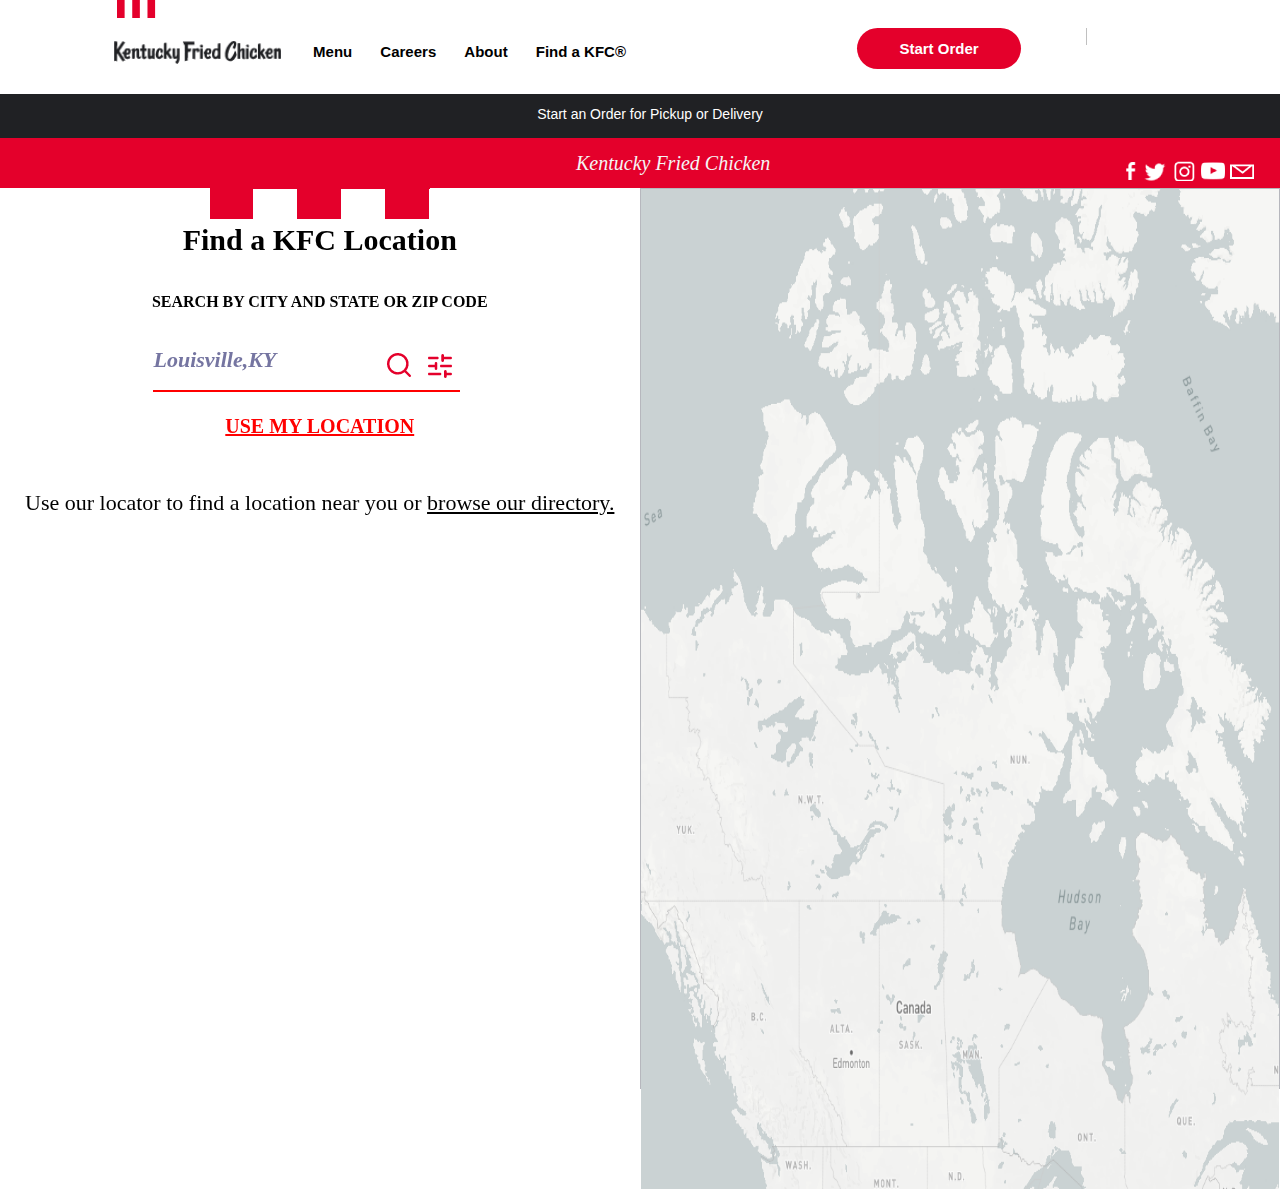
<file: Mainfile/findkfc.html>
<!DOCTYPE html>
<html lang="en">
<head>
    <meta charset="UTF-8">
    <meta http-equiv="X-UA-Compatible" content="IE=edge">
    <meta name="viewport" content="width=device-width, initial-scale=1.0">
    <title>FIND KFC</title>
    <link rel="stylesheet" href="findkfc.css">
    <link rel="stylesheet" href="https://pro.fontawesome.com/releases/v5.10.0/css/all.css"
    integrity="sha384-AYmEC3Yw5cVb3ZcuHtOA93w35dYTsvhLPVnYs9eStHfGJvOvKxVfELGroGkvsg+p" crossorigin="anonymous" />

</head>
<body>
<!-- -----------------------------------------------------------------------------------------------------------Nav bar -->
<header>
    <div id="mobile_nav">
        <a href=""><i class="fas fa-bars fa-1x"></i></a>
        <a href="index.html"><img src="images\kfc.jpeg" alt="kfc"></a>
        <a href="cart.html"><i class="fas fa-shopping-bag fa-1x "></i></a>
    </div>
    <div class="nav-top">
        <img src="images\nav.jpeg" alt="lines">
    </div>
    <nav>
        <div class="box1_5">
            <a href="index.html"><img class="img_align" src="images\nav1.jpeg" alt="chicken"></a>
            <a href="homepage.html">Menu</a>
            <a href="career.html">Careers</a>
            <a href="About.html">About</a>
            <a href="findkfc.html">Find a KFC®</a>
        </div>
        <div class="box2_5">
            <a href="homepage.html" id="btn_property"><button id="btn-class">Start Order</button></a>
            <a href="login.html" id="account_id"><i class="fas fa-user-circle fa-2x icon-border fas_size"></i></a>
            <a href="cart.html" id="cart_id"> <i class="fas fa-shopping-bag fa-2x "></i></a>
        </div>
    </nav>
    <div class="nav-bottom">
        <div class="location"><i class="fas fa-map-marker-alt"></i></div>
        <div class="para">Start an Order for Pickup or Delivery</div>
        <a href=""><i class="fas fa-caret-down"></i></a>
    </div>
</header>
<!-- ---------------------------------------------------------------------------------------------------------------------------- -->

        <div id="container2">

            <div class ="box2_1">
                 <div id="box2_1_1">
                     <div><i>Kentucky Fried Chicken</i></div>
                     <div><img src="images\logo.PNG" alt=""></div>
                 </div>

            </div>
            <div class ="box2_2">
               <div id = "box2_2_1">

                    <div id="line">
                        <img src="images\line2.PNG" alt="">
                    </div>

                    <div id="find">
                        Find a KFC Location
                    </div>

                    <div id="search"> <br><br>
                        SEARCH BY CITY AND STATE OR ZIP CODE
                    </div>

                    <div id="louis"> <br><br>
                        <div class="l">
                          <div><i>Louisville,KY </i></div>
                          <div><img src="images\loc.PNG" alt=""></div>
                        </div>
                    </div>

                    <div id="use"> <br>
                        <u>USE MY LOCATION</u>
                    </div>

                    <div id="location"> <br> <br>
                        Use our locator to find a location near you or <u>browse our directory. </u>
                    </div>
               </div>

               <div id = "box2_2_2">
                   <img  width="100%" height="1000px"
                   src="images\map1.PNG" alt="">
               </div>
            </div>
        </div>
</body>
</html>
</file>
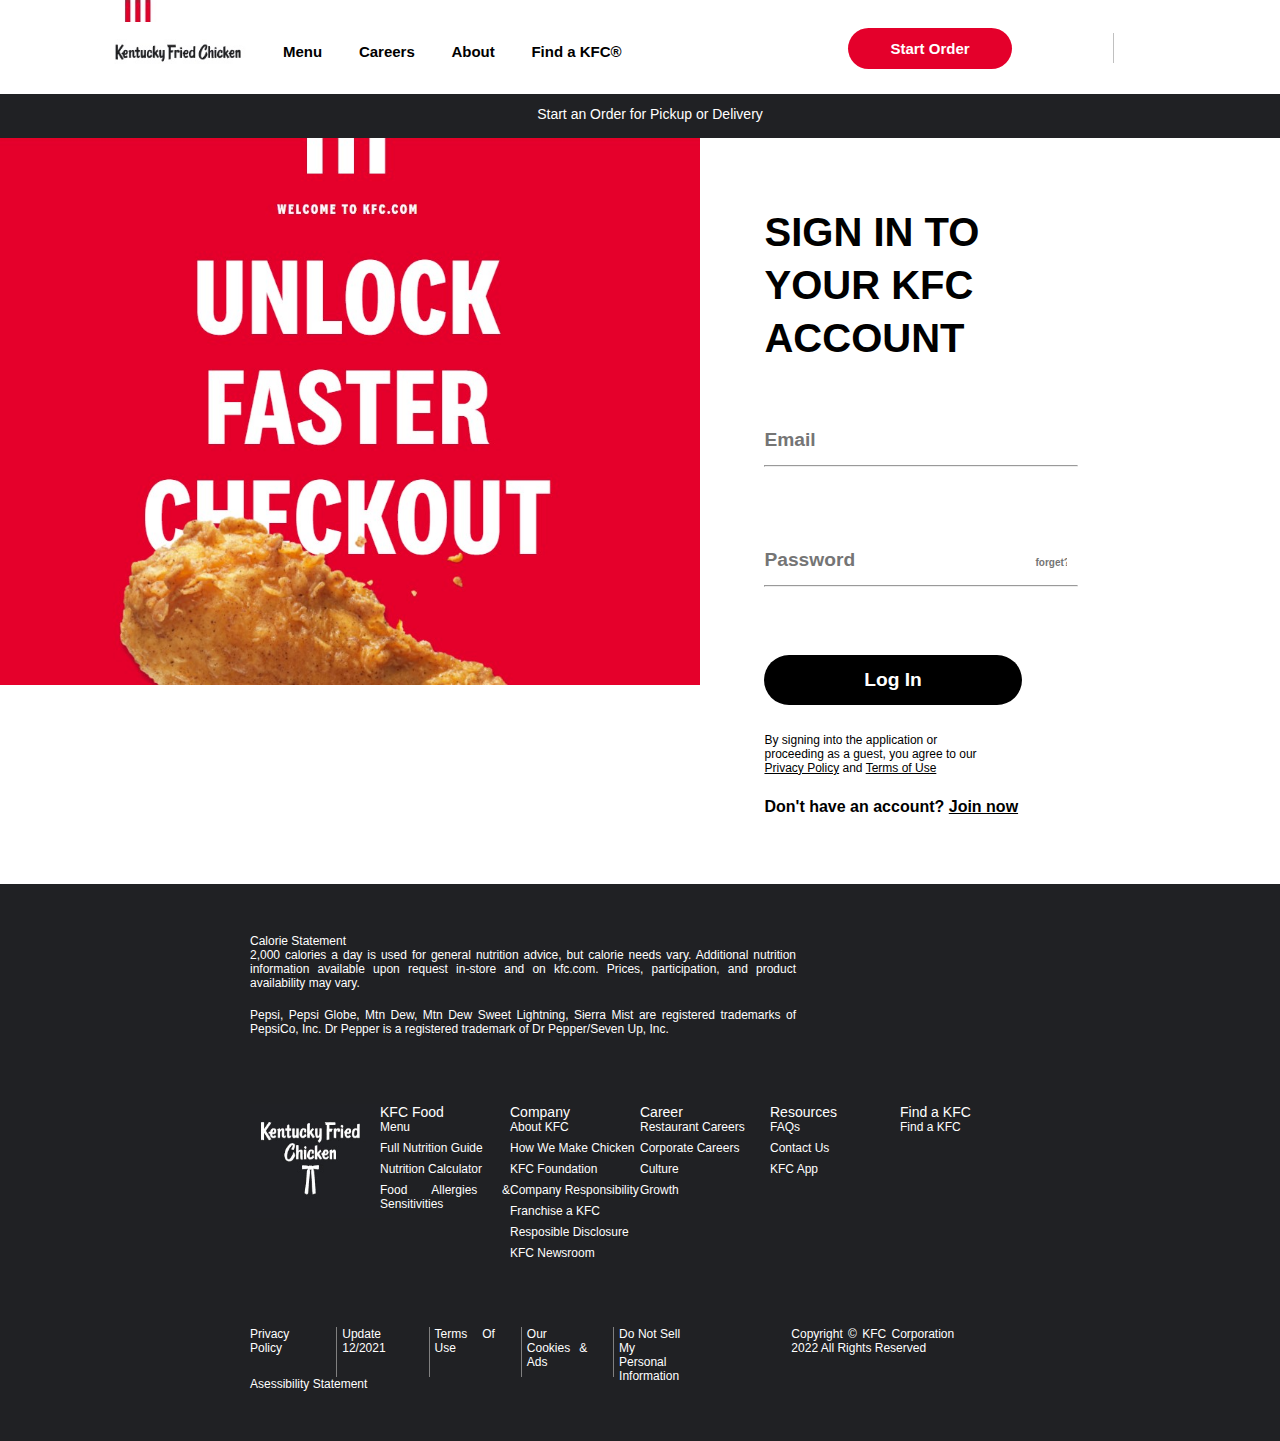
<file: Mainfile/login.html>
<!DOCTYPE html>
<html lang="en">

<head>
    <meta charset="UTF-8">
    <meta http-equiv="X-UA-Compatible" content="IE=edge">
    <meta name="viewport" content="width=device-width, initial-scale=1.0">
    <title>LOGIN</title>
    <link rel="shortcut icon" href="favicon.ico" type="image/x-icon">
    <link rel="stylesheet" href="https://pro.fontawesome.com/releases/v5.10.0/css/all.css"
        integrity="sha384-AYmEC3Yw5cVb3ZcuHtOA93w35dYTsvhLPVnYs9eStHfGJvOvKxVfELGroGkvsg+p" crossorigin="anonymous" />
    <link rel="icon" href="/favicon.ico" type="image/x-icon">
    <style>
        /* nav bar ------------------------------------------------------------------------------------------- */

        * {
            box-sizing: border-box;
            margin: 0;
            padding: 0;
        }

        body {
            font-family: Arial, Helvetica, sans-serif;
        }

        header {
            width: 100%;
            position: sticky;
            top: 0;
            background-color: white;
        }

        nav {
            display: flex;
            width: 85%;
            margin: auto;
            padding-bottom: 25px;
        }

        .box1_5 {
            width: 50%;
            display: flex;
            justify-content: space-around;
            margin-right: 17%;
        }

        .box2_5 {
            width: 33%;
            display: flex;
            justify-content: space-around;
        }

        .img_align {
            vertical-align: top;
            height: 25px;
            margin-top: -4px;
        }

        .box1_5>a {
            text-decoration: none;
            vertical-align: top;
            font-family: sans-serif;
            padding-top: 15px;
            margin-top: 0px;
            font-size: 15px;
            color: black;
            font-weight: bold;

        }

        .box1_5>a:hover {
            text-decoration: underline;
        }

        .box2_5>button:hover {
            background-color: #d40d31;
        }

        .btn-class {
            padding: 12px 42px;
            border-radius: 25px;
            border: 0px;
            background-color: #E4002B;
            color: white;
            font-size: 15px;
            font-family: sans-serif;
            font-weight: bold;
            cursor: pointer;
        }

        .fas_size {
            margin: 5px 0px;
            width: 55px;
            cursor: pointer;
        }

        .icon-border {
            border-right: 1px solid silver;
            height: 30px;

        }

        .nav-bottom {
            display: flex;
            background-color: #202124;
            color: white;
            justify-content: center;
            height: 44px;
            cursor: pointer;
        }

        .nav-bottom:hover {
            background-color: #303133;
        }

        .nav-bottom>.para {
            margin-top: 12px;
            font-family: sans-serif;
            font-size: 14px;
        }

        .nav-bottom>.location {
            width: 20px;
            margin-top: 9px;
            color: #E4002B;
        }

        .nav-top {
            width: 85%;
            height: 28px;
            margin: auto;
        }

        .nav-top>img {
            margin-left: 1.65%;
        }

        #mobile_nav {
            display: none;
        }

        .nav-bottom>a {
            display: none;
        }

        /* ----------------------------------------media query------------------------------------------------------ */
        @media only screen and (min-width:0px) and (max-width:1024px) {
            nav {
                display: none;
            }

            .nav-top {
                display: none;
            }

            #mobile_nav {
                display: flex;
                justify-content: space-between;
                align-items: center;
                height: 44px;
            }

            #mobile_nav>a {
                color: black;
                margin-left: 5%;
                margin-right: 5%;
            }

            .nav-bottom {
                display: flex;
                justify-content: space-between;
                align-items: center;
            }

            .nav-bottom>.para {
                margin-top: 1px;
            }

            .nav-bottom>.location {
                margin-left: 5%;
                margin-top: 0px;

            }

            .nav-bottom>a {
                display: block;
                margin-right: 5%;
                color: white;
            }

        }


        /* login section ------------------------------------------------------------------------------- ---------------------------------------*/

        #container1 {
            width: 100%;
            /* height: 700px; */
            display: flex;
            /* background-color: black; */

        }

        #box1 {
            width: 55%;
            height: 90%;
            /* background-color: blanchedalmond; */
            margin: -4px
        }

        #box2 {
            width: 35%;
            height: 90%;
            /* background-color: blanchedalmond; */
            margin: 5% 5%;
        }

        img {
            width: 100%;
        }

        #box2_1 {
            width: 70%;
            height: 80%;
            /* background-color: blue; */
            margin: 1%;

        }

        #box2_1>div {
            font-size: 2.5rem;
            line-height: 3.3rem;
            font-weight: bold;
            font-family: Arial, Helvetica, sans-serif;
        }

        input {
            width: 85%;
            margin-top: 50px;
            height: 50px;
            border: none;
            font-size: larger;
            font-weight: bold;
            outline: none;
        }

        #submitbutton {
            width: 82%;
            height: 50px;
            border-radius: 25px;
            background-color: black;
            text-align: center;
            color: white;
            font-weight: bold;
            font-size: larger;
            margin-bottom: 10px;
            border: none;
        }

        #box2_1>p {
            font-size: 15px;
        }

        #forget {
            font-size: x-small;
            width: 10%;
            height: 10%;
            border: none
        }

        #box2_1>p:nth-child(1) {
            font-size: 1px;
            margin-bottom: 5px;
        }

        #box2_1>p:nth-child(2) {
            font-size: 20px
        }

        a {
            color: black;
        }

        /* form>lable>input{
            width: 80%;
        } */

        /* -------------------------------Bottom Panel:---------------------------------------------------- */
        #container4 {
            background-color: rgb(32, 33, 36);
            padding: 50px 250px;
            text-align: justify;
            color: white;
            font-family: Arial, Helvetica, sans-serif
        }

        p {
            width: 70%;
            font-size: 12px;
        }

        #boxes4 {
            display: flex;
            margin: auto;
            margin-top: 50px;
            /* border: 1px solid red; */
        }

        ul {
            list-style-type: none;
        }

        li {
            font-size: 12px;
            margin-bottom: 7px;
        }

        li:hover {
            text-decoration: underline;
        }

        .cards4 {
            width: 18%;
        }

        ul>p {
            font-size: 14px;
        }

        #lastbox4 {
            display: flex;
            /* border: 1px solid green; */
            height: 50px;
            margin-top: 60px;
        }

        .section4 {
            display: flex;
            /* border: 1px solid red; */
            width: 75%;
            margin-right: 80px;
        }

        .section4>div:hover {
            text-decoration: underline;
        }

        .section4>div {
            width: 19%;
            margin-right: 5px;
            border-right: 1px solid gray;
        }

        .section4>:nth-child(5) {
            border-right: none;
        }

        @media only screen and (min-width:0px) and (max-width:1024px) {
            #boxes4 {
                flex-direction: column;
                width: 30%;
                margin: auto;
            }

            .cards4 {
                width: 100%;
                height: 30px;
                overflow: hidden;
                /* text-align: center; */
            }

            .cards4:nth-child(1) {
                height: 80px;
                /* margin-left: -60; */

            }

            i {
                margin-right: 2px
            }

            #container1 {
                flex-direction: column-reverse;
            }

            #box1 {
                width: 100%;
            }

            #box2 {
                width: 100%;
            }




        }
        #box2_1>input:nth-child(1)
        {
            width: 100%;
        }
    </style>
</head>

<body>
    <!-- nave bar -->
    <header>
        <div id="mobile_nav">
            <a href=""><i class="fas fa-bars fa-1x"></i></a>
            <a href="index.html"><img src="images\kfc.jpeg" alt="kfc"></a>
            <a href="cart.html"><i class="fas fa-shopping-bag fa-1x "></i></a>
        </div>
        <div class="nav-top">
            <img src="images\KFC navlines.jpg" alt="lines" style="height: 80%; width: 4%;">
        </div>
        <nav>
            <div class="box1_5">
                <a href="index.html"><img class="img_align" src="images\Nav KFC.jpg" alt="chicken"></a>
                <a href="homepage.html">Menu</a>
                <a href="career.html">Careers</a>
                <a href="About.html">About</a>
                <a href="findkfc.html">Find a KFC®</a>
            </div>
            <div class="box2_5">
                <button id="startorder" onclick="homePage()"class="btn-class">Start Order</button>
                <i class="fas fa-user-circle fa-2x icon-border fas_size"></i>
                <i id="cart" onlick="cartPage()" class="fas fa-shopping-bag fa-2x "></i>
            </div>
        </nav>
        <div class="nav-bottom">
            <div class="location"><i class="fas fa-map-marker-alt"></i></div>
            <div class="para">Start an Order for Pickup or Delivery</div>
            <a href=""><i class="fas fa-caret-down"></i></a>
        </div>
    </header>
    <!-- login section  -->
    <div id="container1">
        <div id="box1">
            <img src="images\Screenshot 2022-01-17 201023.jpg" alt="">
        </div>
        <div id="box2">
            <div id="box2_1">
                <div>SIGN IN TO YOUR KFC ACCOUNT</div>
                <form action="">
                    <input  id="email" type="email" placeholder="Email">
                    <hr>
                    <br>
                    <label for="">
                        <input id="password" type="password" placeholder="Password">
                        <input type="text" placeholder="forget?" id="forget">
                        <hr>
                    </label>
                    <br>
                    <input type="submit" id="submitbutton" value="Log In">
                    <br>
                    <br>
                    <p>By signing into the application or proceeding as a guest, you agree to our
                        <a href="/privacy-policy">Privacy Policy</a>
                        and
                        <a href="/terms-of-use">Terms of Use</a>
                    </p>
                    <br>
                    <h4 style="margin-top:5px;">Don't have an account?
                        <a href="signinpage.html">Join now</a>
                    </h4>
                </form>
            </div>
        </div>
    </div>
    <!--  Bottom Panel-------------------------------------------------------------------------------------------------->

    <div id="container4">
        <p>Calorie Statement</p>
        <p>2,000 calories a day is used for general nutrition advice, but calorie needs vary. Additional nutrition
            information available upon request in-store and on kfc.com. Prices, participation, and product availability
            may vary.</p>
        <br>
        <p>Pepsi, Pepsi Globe, Mtn Dew, Mtn Dew Sweet Lightning, Sierra Mist are registered trademarks of PepsiCo, Inc.
            Dr Pepper is a registered trademark of Dr Pepper/Seven Up, Inc.</p>
        <br>
        <div id="boxes4">
            <div class="cards4">
                <img src="images\Screenshot (74).jpg">
            </div>
            <div class="cards4">
                <ul>
                    <p>KFC Food</p>
                    <li>Menu</li>
                    <li>Full Nutrition Guide</li>
                    <li>Nutrition Calculator</li>
                    <li>Food Allergies & Sensitivities</li>
                </ul>
            </div>
            <div class="cards4">
                <ul>
                    <p>Company</p>
                    <li>About KFC</li>
                    <li>How We Make Chicken</li>
                    <li>KFC Foundation</li>
                    <li>Company Responsibility</li>
                    <li>Franchise a KFC</li>
                    <li>Resposible Disclosure</li>
                    <li>KFC Newsroom</li>
                </ul>
            </div>
            <div class="cards4">
                <ul>
                    <p>Career</p>
                    <li>Restaurant Careers</li>
                    <li>Corporate Careers</li>
                    <li>Culture</li>
                    <li>Growth</li>
                </ul>
            </div>
            <div class="cards4">
                <ul>
                    <p>Resources</p>
                    <li>FAQs</li>
                    <li>Contact Us</li>
                    <li>KFC App</li>
                </ul>
            </div>
            <div class="cards4">
                <ul>
                    <p>Find a KFC</p>
                    <li>Find a KFC</li>
                </ul>
            </div>
        </div>
        <div id="lastbox4">
            <div class="section4">
                <div>
                    <p>Privacy Policy </p>
                </div>
                <div>
                    <p>Update 12/2021</p>
                </div>
                <div>
                    <p>Terms Of Use</p>
                </div>
                <div>
                    <p>Our Cookies & Ads</p>
                </div>
                <div>
                    <p>Do Not Sell My Personal Information</p>
                </div>
            </div>
            <div>
                <p>Copyright © KFC Corporation 2022 All Rights Reserved</p>
            </div>
            <div style="display: flex;">
                <i class="fab fa-instagram" style="margin-right: 3px;"></i>
                <i class="fab fa-facebook" style="margin-right: 3px;"></i>
                <i class="fab fa-twitter"></i>
            </div>
        </div>
        <div style="border-left:gray;">
            <p> Asessibility Statement</p>
        </div>
    </div>

</body>

</html>
<script>

    //--------------------------------------------------------------------------------------function buttons

    document.querySelector("#startorder").addEventListener("click", homePage);
    function homePage() {
        window.location.href = "homepage.html"
    }

    document.querySelector("#cart").addEventListener("click", cartPage);
    function cartPage() {
        window.location.href = "cart.html"
    }
    //------------------------------------------------------------------------------------------------signin
    document.querySelector("form").addEventListener("submit", myFunction);
    var regdUsers = JSON.parse(localStorage.getItem("localkfcuser"));
    function myFunction(event) {
        event.preventDefault();
        var email = document.querySelector("#email").value;
        var pass = document.querySelector("#password").value;
        console.log(regdUsers.Username)


        var count=0;
        for (i = 0; i < regdUsers.length; i++) {
            // console.log(regdUsers[i].Email,regdUsers[i].Pass)
            if (email == regdUsers[i].Email && pass == regdUsers[i].Pass) {
                alert("Login Successfull");
                window.location.href = "index.html";
                break;
            }
            else{
                count++;
            }
        }
        if(count== regdUsers.length)
        {
            alert("Invalid Details")
        }



        // for (i = 0; i < regdUsers.length; i++) {
        //     if (email != regdUsers[i].Email || pass != regdUsers[i].Pass) {
        //         alert("Invalid details");
        //         break;
        //     }
        // }


    }
</script>
</file>
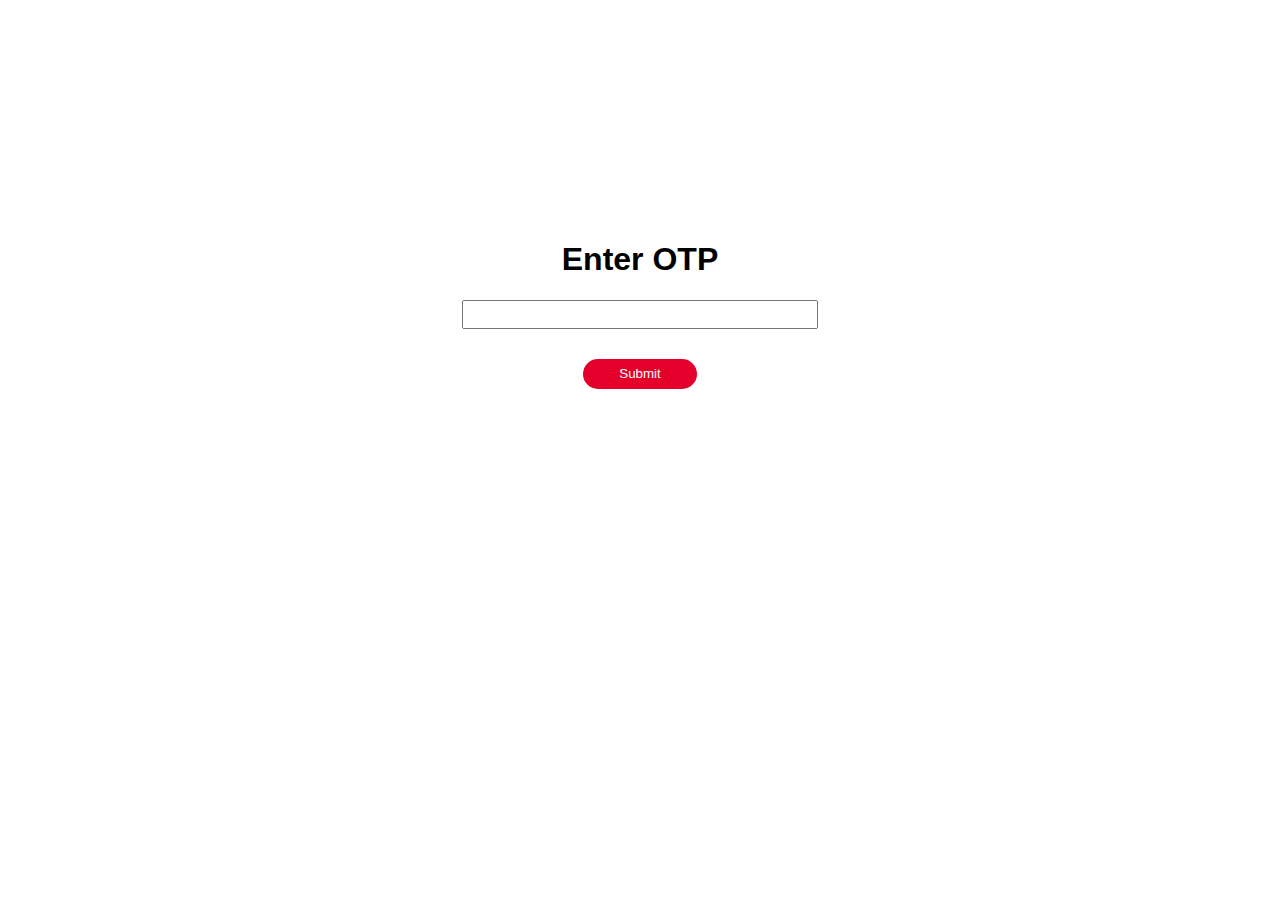
<file: Mainfile/otp.html>
<!DOCTYPE html>
<html lang="en">
<head>
    <meta charset="UTF-8">
    <meta http-equiv="X-UA-Compatible" content="IE=edge">
    <meta name="viewport" content="width=device-width, initial-scale=1.0">
    <title>OTP Verification</title>
    <style>
        body{
            font-family: Arial, Helvetica, sans-serif
        }
        #container{
            margin:200px auto;
            /* background-color: #212121; */

            width: 30%;
            text-align: center;
            padding: 20px;
        }
        form{
            text-align: center;
        }
        input{
            width: 90%;
            height: 20%;
            margin-bottom: 20px;
            padding: 5px;
        }
        h1{
            color: black

        }
        #submit{
            width: 30%;
            padding: 5px;
            border-radius: 20px;
            color: white;
            border: none;
            background-color: rgb(228, 0, 43);
            height: 30px;
            /* width: 120px; */
            margin-top: 10px;
            /* padding: 5px; */
        }
        #submit:hover{
            background-color: rgb(192, 5, 39);
            color: white;
        }
    </style>
</head>
<body>
    <div id="container">
        <form>
            <h1>Enter OTP</h1>
                <input id="otp" type="number"></input>
            <input id="submit" type="submit"></input>
        </form>
    </div>
</body>
<script>
document.querySelector("form").addEventListener("submit", myFunction);

var count=JSON.parse(localStorage.getItem("order_no"))||10000;
function myFunction(event) {
    event.preventDefault();
    var orderarr=[];
   var verify =document.querySelector("#otp").value;
   if(verify==1234)
   {
       window.location.href="success.html"
       count+=1;
    //    orderarr.push(count)
       localStorage.setItem("order_no",JSON.stringify(count))

   }
   else
   {
       alert("Invalid OTP");
       window.location.href="checkoutkfc.html";
   }


}
</script>
</file>
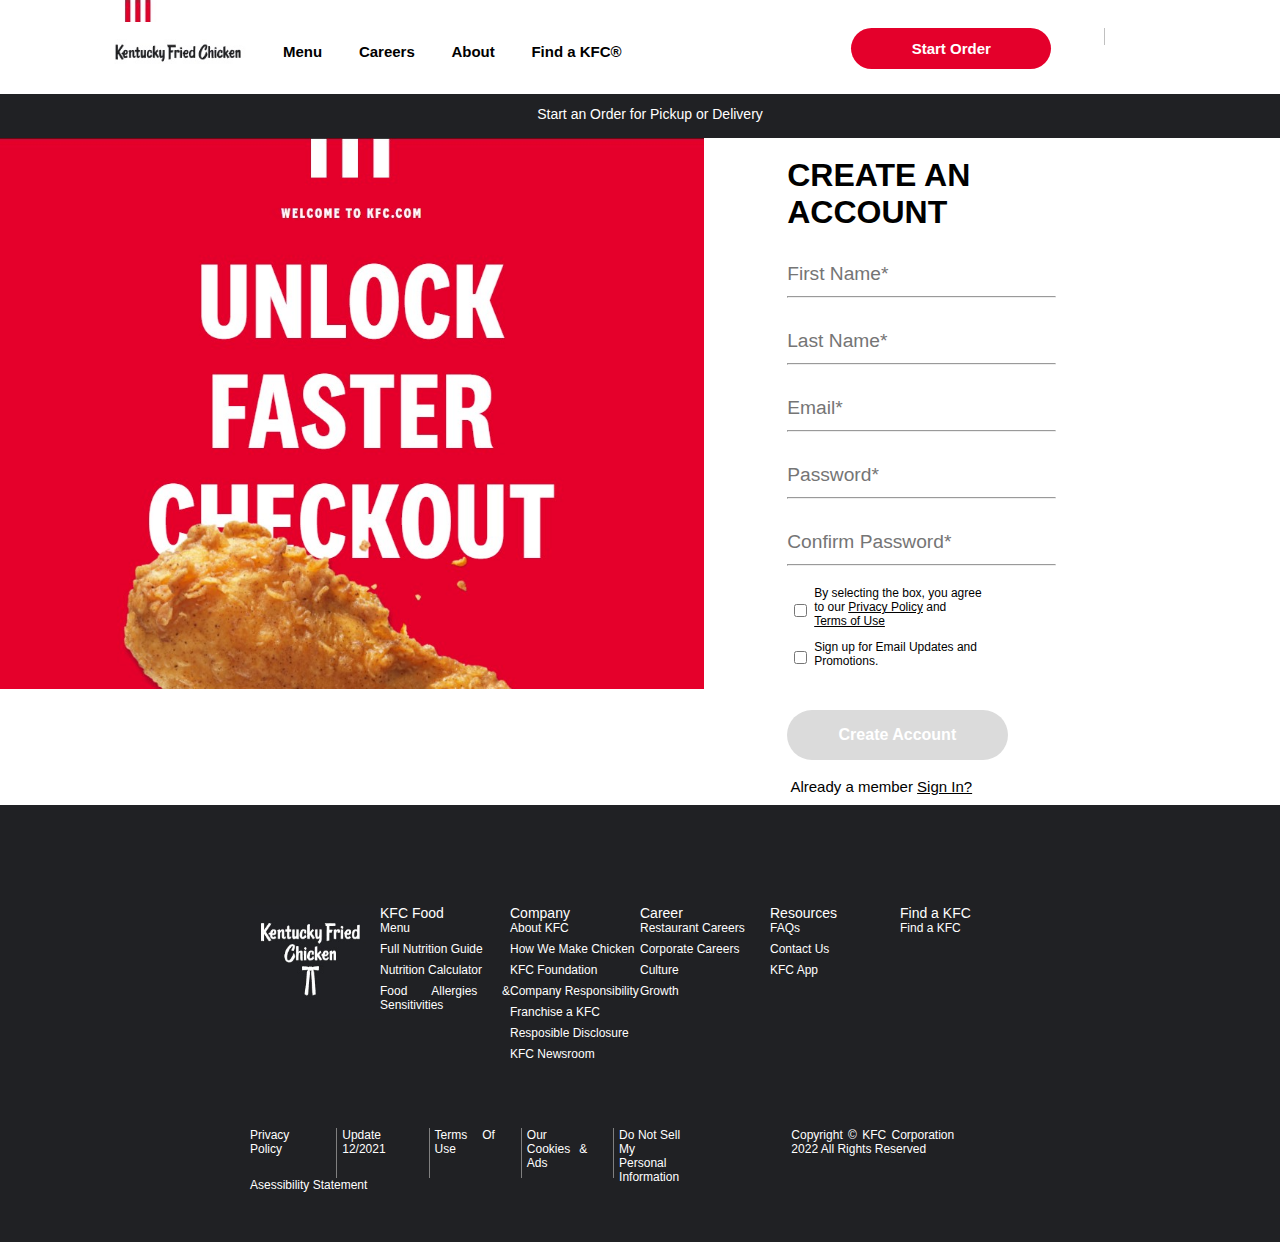
<file: Mainfile/signinpage.html>
<!DOCTYPE html>
<html lang="en">

<head>
    <meta charset="UTF-8">
    <meta http-equiv="X-UA-Compatible" content="IE=edge">
    <meta name="viewport" content="width=device-width, initial-scale=1.0">
    <title>SIGNUP</title>
    <link rel="shortcut icon" href="favicon.ico" type="image/x-icon">
    <link rel="shortcut icon" href="favicon.ico" type="image/x-icon">
    <link rel="stylesheet" href="https://pro.fontawesome.com/releases/v5.10.0/css/all.css"
        integrity="sha384-AYmEC3Yw5cVb3ZcuHtOA93w35dYTsvhLPVnYs9eStHfGJvOvKxVfELGroGkvsg+p" crossorigin="anonymous" />
    <!-- <link rel="icon" href="/favicon.ico" type="image/x-icon"> -->
    <!-- <link rel="icon" href="/favicon.ico" type="image/x-icon"> -->
    <style>
        * {
            box-sizing: border-box;
            margin: 0;
            padding: 0;
        }

        /* ---------------------------------------------------------NAV BAR ----------------------------------------------------------------------- */
        header {
            width: 100%;
            position: sticky;
            top: 0;
            background-color: white;
        }

        nav {
            display: flex;
            width: 85%;
            margin: auto;
            padding-bottom: 25px;
        }

        .box1_5 {
            width: 50%;
            display: flex;
            justify-content: space-around;
            margin-right: 17%;
        }

        .box2_5 {
            width: 33%;
            display: flex;
            justify-content: space-around;
        }

        .img_align {
            vertical-align: top;
            height: 25px;
            margin-top: -4px;
        }

        .box1_5>a {
            text-decoration: none;
            vertical-align: top;
            font-family: sans-serif;
            padding-top: 15px;
            margin-top: 0px;
            font-size: 15px;
            color: black;
            font-weight: bold;

        }

        .box1_5>a:hover {
            text-decoration: underline;
        }

        .box2_5>button:hover {
            background-color: #d40d31;
        }

        .btn-class {
            padding: 12px 42px;
            border-radius: 25px;
            border: 0px;
            background-color: #E4002B;
            color: white;
            font-size: 15px;
            font-family: sans-serif;
            font-weight: bold;
            cursor: pointer;
            width: 200px;
        }

        .fas_size {
            margin: 5px 0px;
            width: 55px;
            cursor: pointer;
        }

        .icon-border {
            border-right: 1px solid silver;
            height: 30px;

        }

        .nav-bottom {
            display: flex;
            background-color: #202124;
            color: white;
            justify-content: center;
            height: 44px;
            cursor: pointer;
        }

        .nav-bottom:hover {
            background-color: #303133;
        }

        .nav-bottom>.para {
            margin-top: 12px;
            font-family: sans-serif;
            font-size: 14px;
        }

        .nav-bottom>.location {
            width: 20px;
            margin-top: 9px;
            color: #E4002B;
        }

        .nav-top {
            width: 85%;
            height: 28px;
            margin: auto;
        }

        .nav-top>img {
            margin-left: 1.65%;
        }

        #mobile_nav {
            display: none;
        }

        .nav-bottom>a {
            display: none;
        }

        /* ----------------------------------------media query------------------------------------------------------ */
        @media only screen and (min-width:0px) and (max-width:1024px) {
            nav {
                display: none;
            }

            .nav-top {
                display: none;
            }

            #mobile_nav {
                display: flex;
                justify-content: space-between;
                align-items: center;
                height: 44px;
            }

            #mobile_nav>a {
                color: black;
                margin-left: 5%;
                margin-right: 5%;
            }

            .nav-bottom {
                display: flex;
                justify-content: space-between;
                align-items: center;
            }

            .nav-bottom>.para {
                margin-top: 1px;
            }

            .nav-bottom>.location {
                margin-left: 5%;
                margin-top: 0px;

            }

            .nav-bottom>a {
                display: block;
                margin-right: 5%;
                color: white;
            }

        }

        /*------------------------------------------------------------SIGN UP PAGE-------------------------------------------------------------------- */
        #container1 {
            width: 100%;
            /* height: 700px; */
            display: flex;
            /* background-color: black; */
            font-family: Arial, Helvetica, sans-serif;

        }

        #box1 {
            width: 55%;
            height: 90%;
            /* background-color: blanchedalmond; */
            margin-right: 5%;
            margin-bottom: -4px;
        }

        #box2 {
            width: 30%;
            height: 100%;
            /* background-color: blanchedalmond; */
            margin-left: 1.5%;
            margin-top: 1.5%
        }

        img {
            width: 100%
        }

        #box2_1 {
            width: 70%;
            height: 60%;
            /* background-color: blue; */

        }

        input {
            width: 100%;
            margin-top: 30px;
            height: 25px;
            border: none;
            font-size: larger;
            /* font-weight: bold; */
            outline: none;
            margin-bottom: 10px;
            /* background-color: white; */
        }

        #submitbutton {
            width: 82%;
            height: 50px;
            border-radius: 25px;
            background-color: rgb(219, 219, 219);
            text-align: center;
            color: white;
            font-weight: bold;
            font-size: medium;
            border: none;
        }

        /* #forget {
            font-size: x-small;
            width: 10%;
            height: 10%;
            border: none
        } */

        /* #box2_1>p:nth-child(1) {
            font-size: 1px
        }
        #box2_1>p:nth-child(2) {
            font-size: 20px
        } */

        a {
            color: black;
        }

        /* form>lable>input{
            width: 80%;
        } */
        /* #checkbox1{
            font-size: 10px;
        } */
        lable>input {
            margin: 2px
        }

        td>p {
            margin: 0 0 10px;
        }

        td>input {
            height: fit-content;
            width: fit-content;
            margin: 0 5px;

        }

        td {
            padding: 0;
        }
        #submitbutton:hover{
            background-color: black;
        }

        /* ----------------------------------------------------------------Bottom Panel------------------------------------- */

        #container4 {
            background-color: rgb(32, 33, 36);
            padding: 50px 250px;
            text-align: justify;
            color: white;
            font-family: Arial, Helvetica, sans-serif
        }

        p {
            width: 70%;
            font-size: 12px;
        }

        #boxes4 {
            display: flex;
            margin: auto;
            margin-top: 50px;
            /* border: 1px solid red; */
        }

        ul {
            list-style-type: none;
        }

        li {
            font-size: 12px;
            margin-bottom: 7px;
        }

        li:hover {
            text-decoration: underline;
        }

        .cards4 {
            width: 18%;
        }

        ul>p {
            font-size: 14px;
        }

        #lastbox4 {
            display: flex;
            /* border: 1px solid green; */
            height: 50px;
            margin-top: 60px;
        }

        .section4 {
            display: flex;
            /* border: 1px solid red; */
            width: 75%;
            margin-right: 80px;
        }

        .section4>div:hover {
            text-decoration: underline;
        }

        .section4>div {
            width: 19%;
            margin-right: 5px;
            border-right: 1px solid gray;
        }

        .section4>:nth-child(5) {
            border-right: none;
        }

        @media only screen and (min-width:0px) and (max-width:1024px) {
            #boxes4 {
                flex-direction: column;
                width: 30%;
                margin: auto
            }

            .cards4 {
                width: 100%;
                height: 30px;
                overflow: hidden;
                text-align: center;
            }

            .cards4:nth-child(1) {
                height: 100px;
                /* margin-left: -60px; */

            }

            i {
                margin-right: 2px
            }

            #container1 {
                flex-direction: column-reverse;
            }

            #box1 {
                width: 100%;
            }

            #box2 {
                width: 100%;
            }



        }
    </style>
</head>

<body>
    <!------------------------------------------------------------- Nav Bar ----------------------------------------------------------->
    <header>
        <div id="mobile_nav">
            <a href=""><i class="fas fa-bars fa-1x"></i></a>
            <a href="index.html"><img src="images\kfc.jpeg" alt="kfc"></a>
            <a href="cart.html"><i class="fas fa-shopping-bag fa-1x "></i></a>
        </div>
        <div class="nav-top">
            <img src="images\KFC navlines.jpg" alt="lines" style="height: 80%; width: 4%;">
        </div>
        <nav>
            <div class="box1_5">
                <a href="index.html"><img class="img_align" src="images\Nav KFC.jpg" alt="chicken"></a>
                <a href="homepage.html">Menu</a>
                <a href="career.html">Careers</a>
                <a href="About.html">About</a>
                <a href="findkfc.html">Find a KFC®</a>
            </div>
            <div class="box2_5">
                <button id="startorder" class="btn-class" onclick="homePage()">Start Order</button>
                <a href="login.html"><i class="fas fa-user-circle fa-2x icon-border fas_size"></i></a>
                <i class="fas fa-shopping-bag fa-2x "></i>
            </div>
        </nav>
        <div class="nav-bottom">
            <div class="location"><i class="fas fa-map-marker-alt"></i></div>
            <div class="para">Start an Order for Pickup or Delivery</div>
            <a href=""><i class="fas fa-caret-down"></i></a>
        </div>
    </header>

    <!-----------------------------------------------------------SIGN IN PAGE ---------------------------------------------------------->

    <div id="container1">
        <div id="box1">
            <img src="images\Screenshot 2022-01-17 201023.jpg" alt="" style="height: 100%;">
        </div>
        <div id="box2">
            <div id="box2_1">
                <div>
                    <h1>CREATE AN ACCOUNT</h1>
                </div>
                <form>
                    <input id="firstname" type="text" placeholder="First Name*">
                    <hr>
                    <input id="lastname" type="text" placeholder="Last Name*">
                    <hr>
                    <input id="email" type="email" placeholder="Email*">
                    <hr>
                    <input id="password" type="password" placeholder="Password*">
                    <hr>
                    <input id="confirmpassword" type="password" placeholder="Confirm Password*">
                    <hr>
                    <br>
                    <table>
                        <tbody>
                            <tr>
                                <td><input type="checkbox"></td>
                                <td>
                                    <p> By selecting the box, you agree to our
                                        <a href="/privacy-policy">Privacy Policy</a>
                                        and
                                        <a href="/terms-of-use">Terms of Use</a>
                                    </p>
                                </td>
                            <tr>
                                <td><input type="checkbox"></td>
                                <td>
                                    <p>Sign up for Email Updates and Promotions.

                                    </p>
                                </td>
                            </tr>
                            </tr>
                        </tbody>
                    </table>
                    <div>
                        <input id="submitbutton" type="submit" value="Create Account">
                        <p style="text-align: center; font-size: 15px; margin-top: 8px; margin-bottom: 10px;">Already a
                            member
                            <a href="login.html">Sign In?</a>
                        </p>
                </form>
            </div>
        </div>
    </div>
    </div>

    <!------------------------------------------------------------BOTTOM PANEL------------------------------------------------------------------- -->

    <div id="container4">
        <div id="boxes4">
            <div class="cards4">
                <img src="images\Screenshot (74).jpg">
            </div>
            <div class="cards4">
                <ul>
                    <p>KFC Food</p>
                    <li>Menu</li>
                    <li>Full Nutrition Guide</li>
                    <li>Nutrition Calculator</li>
                    <li>Food Allergies & Sensitivities</li>
                </ul>
            </div>
            <div class="cards4">
                <ul>
                    <p>Company</p>
                    <li>About KFC</li>
                    <li>How We Make Chicken</li>
                    <li>KFC Foundation</li>
                    <li>Company Responsibility</li>
                    <li>Franchise a KFC</li>
                    <li>Resposible Disclosure</li>
                    <li>KFC Newsroom</li>
                </ul>
            </div>
            <div class="cards4">
                <ul>
                    <p>Career</p>
                    <li>Restaurant Careers</li>
                    <li>Corporate Careers</li>
                    <li>Culture</li>
                    <li>Growth</li>
                </ul>
            </div>
            <div class="cards4">
                <ul>
                    <p>Resources</p>
                    <li>FAQs</li>
                    <li>Contact Us</li>
                    <li>KFC App</li>
                </ul>
            </div>
            <div class="cards4">
                <ul>
                    <p>Find a KFC</p>
                    <li>Find a KFC</li>
                </ul>
            </div>
        </div>
        <div id="lastbox4">
            <div class="section4">
                <div>
                    <p>Privacy Policy </p>
                </div>
                <div>
                    <p>Update 12/2021</p>
                </div>
                <div>
                    <p>Terms Of Use</p>
                </div>
                <div>
                    <p>Our Cookies & Ads</p>
                </div>
                <div>
                    <p>Do Not Sell My Personal Information</p>
                </div>
            </div>
            <div>
                <p>Copyright © KFC Corporation 2022 All Rights Reserved</p>
            </div>
            <div style="display: flex;">
                <i class="fab fa-instagram" style="margin-right: 3px;"></i>
                <i class="fab fa-facebook" style="margin-right: 3px;"></i>
                <i class="fab fa-twitter"></i>
            </div>
        </div>
        <div style="border-left:gray;">
            <p> Asessibility Statement</p>
        </div>
    </div>

</body>

</html>
<script>
    document.querySelector("#startorder").addEventListener("click", homePage);
    function homePage() {
        window.location.href = "homepage.html"
    }

    document.querySelector("form").addEventListener("submit", myFunction)
    var userdetails = JSON.parse(localStorage.getItem("localkfcuser")) || [];
    function myFunction(event) {
        event.preventDefault();
        var firstname = document.querySelector("#firstname").value;
        var lasttname = document.querySelector("#lastname").value;
        var email = document.querySelector("#email").value;
        var pass = document.querySelector("#password").value;
        var confirm = document.querySelector("#confirmpassword").value;

        if (confirm != pass) {
            alert("Password doesnt match")
        }
        else {
            var objUser = {
                Firstname: firstname,
                Lastname: lasttname,
                Email: email,
                Pass: pass
            }

            userdetails.push(objUser);
            localStorage.setItem("localkfcuser", JSON.stringify(userdetails));
            console.log(userdetails)
            alert("Signin Succesful")
            window.location.href = "login.html";
        }
        // if(firstname!=null&&lasttname!=null&&email!=null&&pass!=null&&confirm!=null)
        // {
        //     var highlight=document.querySelector("#submitbutton")


        // }
    };

</script>
</file>
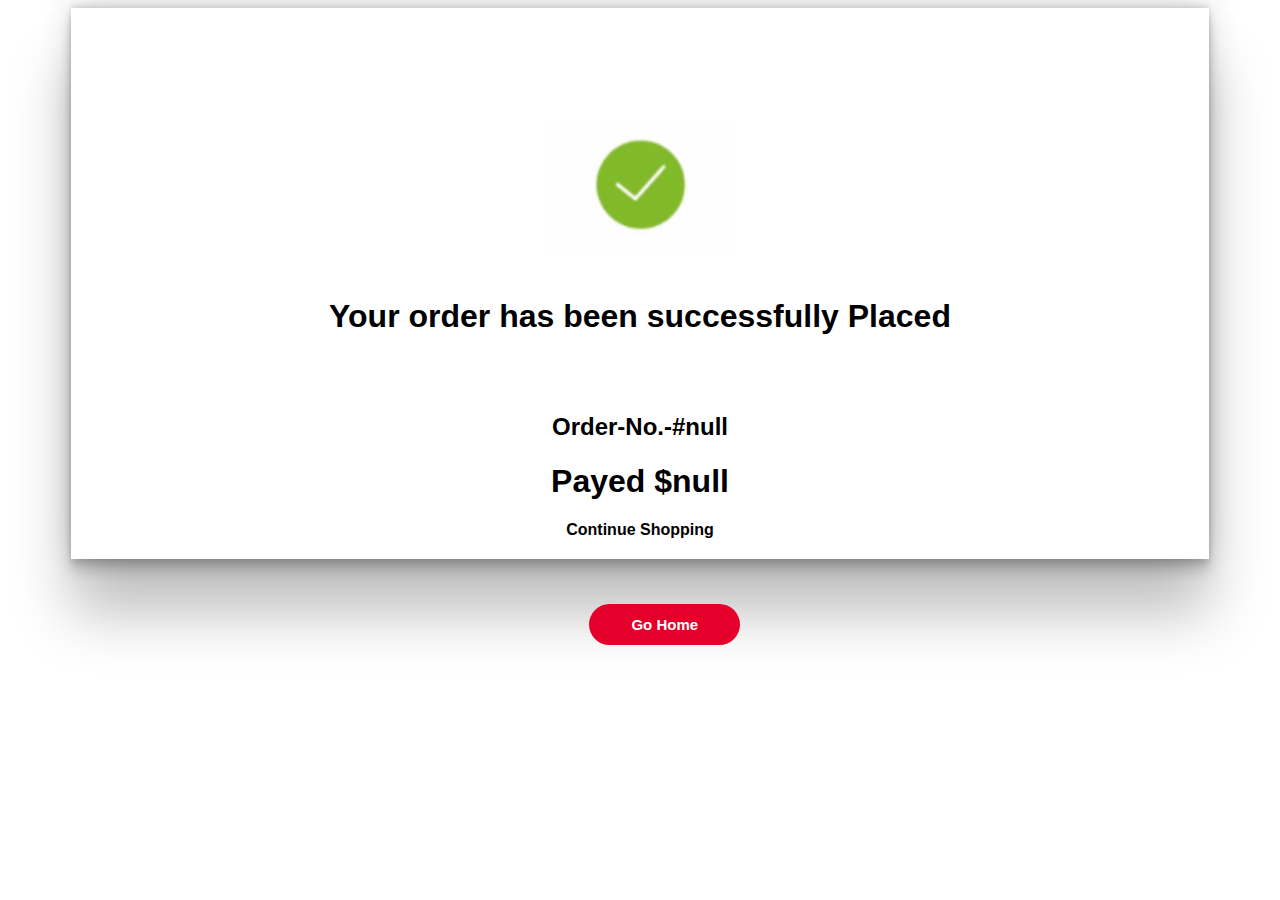
<file: Mainfile/success.html>
<!DOCTYPE html>
<html lang="en">

<head>
    <meta charset="UTF-8">
    <meta http-equiv="X-UA-Compatible" content="IE=edge">
    <meta name="viewport" content="width=device-width, initial-scale=1.0">
    <title>THANK YOU</title>
    <style>
        body{
            font-family: Arial, Helvetica, sans-serif;
        }
        #upper {
            width: 90%;
            margin: auto;
            /* border: 1px solid red; */
            box-shadow: rgba(0, 0, 0, 0.25) 0px 54px 55px, rgba(0, 0, 0, 0.12) 0px -12px 30px, rgba(0, 0, 0, 0.12) 0px 4px 6px, rgba(0, 0, 0, 0.17) 0px 12px 13px, rgba(0, 0, 0, 0.09) 0px -3px 5px;
        }

        #heading{
            text-align: center;
            padding-bottom: 5%;
            padding-top: 20px;
            font-family: Arial, Helvetica, sans-serif;
        }
        #payed{
            text-align: center;
        }

        button {
            margin-top: 2%;
            margin-left: 46%;
            padding: 12px 42px;
            border-radius: 25px;
            border: 0px;
            background-color: #E4002B;
            color: white;
            font-size: 15px;
            font-family: sans-serif;
            font-weight: bold;
            cursor: pointer;
        }

        #upper>img {
            margin-left: 42%;
            /* border: 1px solid black; */
            margin-top: 10%;
            width: 16%;
        }

        #upper>p {
            font-family: Arial, Helvetica, sans-serif;
            text-align: center;
            font-weight: bold;
            padding-bottom: 20px;
            margin-bottom: 20px;
        }
        #order_id{
            text-align: center;
        }
    </style>
</head>

<body>
    <div id="upper">
        <img src="images\icon.PNG" alt="">
        <h1 id="heading">Your order has been successfully Placed</h1>
        <h2 id="order_id"></h2>
        <h1 id="payed"></h1>
        <p>Continue Shopping</p>
    </div>
    <button id="gobackhome" onclick="homePage()">Go Home</button>
</body>

</html>
<script>
    var totalpayed= localStorage.getItem("finalpayable")
document.querySelector("#payed").textContent=`Payed $${totalpayed}`

document.querySelector("#gobackhome").addEventListener("click", homePage);
function homePage(){
    window.location.href="homepage.html"
}
var ordervalue=JSON.parse(localStorage.getItem("order_no"))
document.querySelector("#order_id").textContent="Order-No.-#"+ordervalue;
console.log(ordervalue)
localStorage.removeItem("cartdata")
</script>
</file>
<file: Mainfile/findkfc.css>
* {
    box-sizing: border-box;
    margin: 0;
    padding: 0;
}
    header {
        width: 100%;
        /* position: sticky; */
        top: 0;
        background-color: white;
    }

    nav {
        display: flex;
        width: 85%;
        margin: auto;
        padding-bottom: 25px;
    }

    .box1_5 {
        width: 50%;
        display: flex;
        justify-content: space-around;
        margin-right: 17%;
    }

    .box2_5 {
        width: 33%;
        display: flex;
        justify-content: space-around;
    }

    .img_align {
        vertical-align: top;
        height: 25px;
        margin-top: -4px;
    }

    .box1_5>a {
        text-decoration: none;
        vertical-align: top;
        font-family: sans-serif;
        padding-top: 15px;
        margin-top: 0px;
        font-size: 15px;
        color: black;
        font-weight: bold;

    }
    .box1_5>a:hover{
       text-decoration: underline;
    }
    .box2_5>#btn_property>button:hover{
        background-color: #e21339;
    }

    #btn-class {
        padding: 12px 42px;
        border-radius: 25px;
        border: 0px;
        background-color: #E4002B;
        color: white;
        font-size: 15px;
        font-family: sans-serif;
        font-weight: bold;
        cursor: pointer;
    }

    .fas_size {
        margin: 5px 0px;
        width: 55px;
        cursor: pointer;
        color: black;
    }
    .box2_5>#account_id{
        color: black;
    }
    .box2_5>#cart_id{
        color: black;
    }

    .icon-border {
        border-right: 1px solid silver;
        height: 30px;

    }

    .nav-bottom {
        display: flex;
        background-color: #202124;
        color: white;
        justify-content: center;
        height: 44px;
        cursor: pointer;
    }
    .nav-bottom:hover{
        background-color:#303133 ;
    }

    .nav-bottom>.para {
        margin-top: 12px;
        font-family: sans-serif;
        font-size: 14px;
    }

    .nav-bottom>.location{
        width: 20px;
        margin-top: 12px;
        color: #E4002B;
    }

    .nav-top {
        width: 85%;
        height: 28px;
        margin: auto;
    }
    .nav-top>img{
        margin-left: 1.65%;
    }
     #mobile_nav{
         display: none;
     }
     .nav-bottom>a{
         display: none;
     }
     /* ----------------------------------------media query------------------------------------------------------ */
    @media only screen and (min-width:0px) and (max-width:985px) {
        nav{
            display: none;
        }
        .nav-top{
            display: none;
        }
        #mobile_nav{
            display: flex;
            justify-content: space-between;
            align-items: center;
            height: 44px;
        }
        #mobile_nav>a{
           color: black;
           margin-left: 5%;
           margin-right: 5%;
        }
        .nav-bottom{
            display: flex;
            justify-content: space-between;
            align-items: center;
        }
        .nav-bottom>.para{
            margin-top: 1px;
        }
        .nav-bottom>.location{
           margin-left: 5%;
           margin-top: 0px;

        }
        .nav-bottom>a{
          display: block;
          margin-right: 5%;
          color:white;
        }

    }
    /* ================================================================================= */
    #container2{
        border: springgreen;
        width: 100%;
    }

    .box2_1{
        background-color: #e4002b;
        width: 100%;
        height: 50px;
        padding: 14px  0 0 0;
        font-family:cursive;
        font-size: 20px;
        /* text-align: center; */
    }
    #box2_1_1{
        /* background-color: springgreen; */
        width: 54%;
        margin-left: 45%;
        display: flex;
        justify-content:space-between;
        color: rgb(245, 245, 245);
    }

    .box2_2{
        /* border: 1px solid rgb(0, 255, 64); */
        width: 100%;
        height: 901px;
        display: flex;
    }
        #box2_2_1{
        /* border: 0.11px solid rgb(157, 157, 161); */
        width: 100%;
        height: 901px;
        text-align: center;
        position: sticky;
        -webkit-position: sticky;
        top: 0;

    }
        #box2_2_2{
        border: 0.1px solid rgb(182, 183, 189);
        width: 100%;
        height: 901px;
    }

    #find{
          font-size: 30px;
          font-weight: bolder;

     }
    #search{
             font-weight: bold;
    }

    #louis{
           /* border: 1px solid red; */
           width: 100%;

        }
    .l{
        /* background-color: aqua; */
        border-bottom: 2px solid red;
        color: #7575a1;
        font-size: 22px;
        font-weight: bolder;
        display: flex;
        width: 48%;
        height: 45px;
        margin-left: 24%;
        justify-content: space-between;
    }
    .l > div {
               justify-content: space-between;
    }

    #use{
         color: red;
         font-weight: bold;
         font-size: 20px;
    }

    #location{

             font-size: 22px;
   }
</file>
